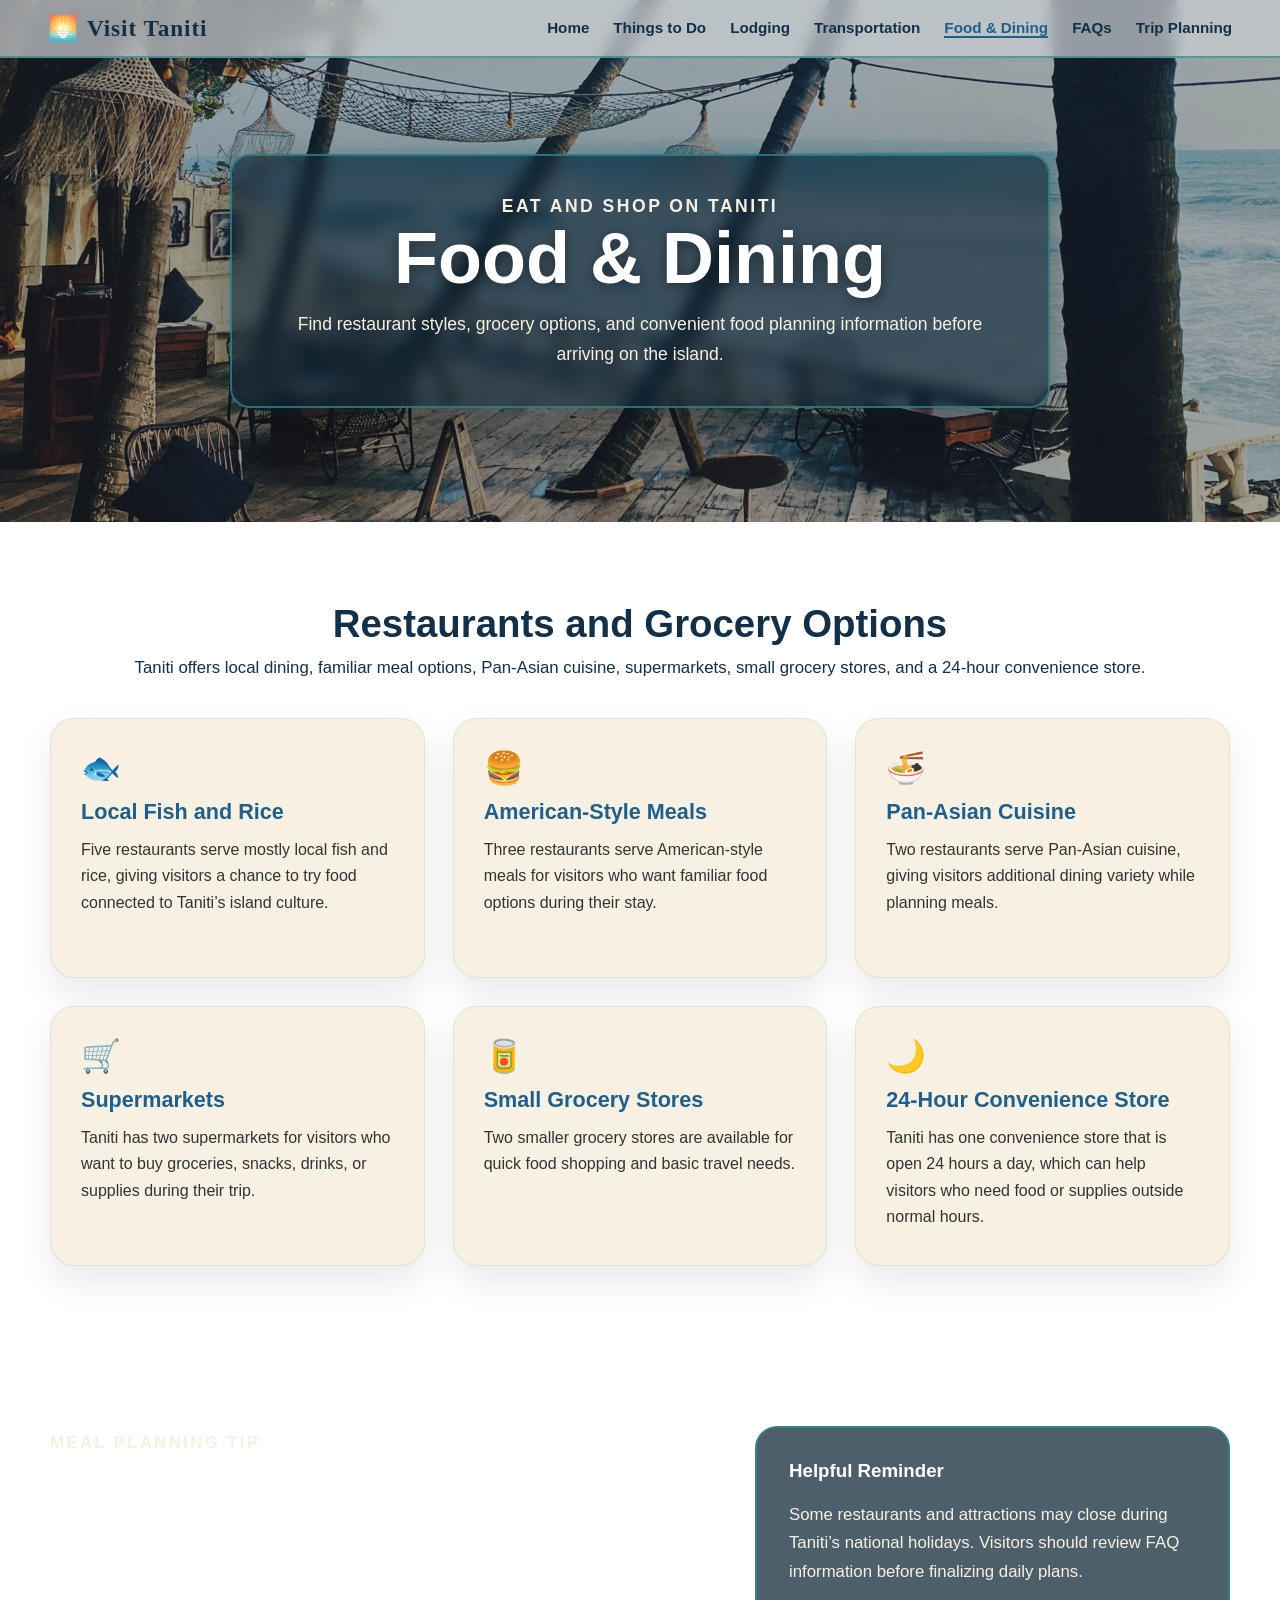
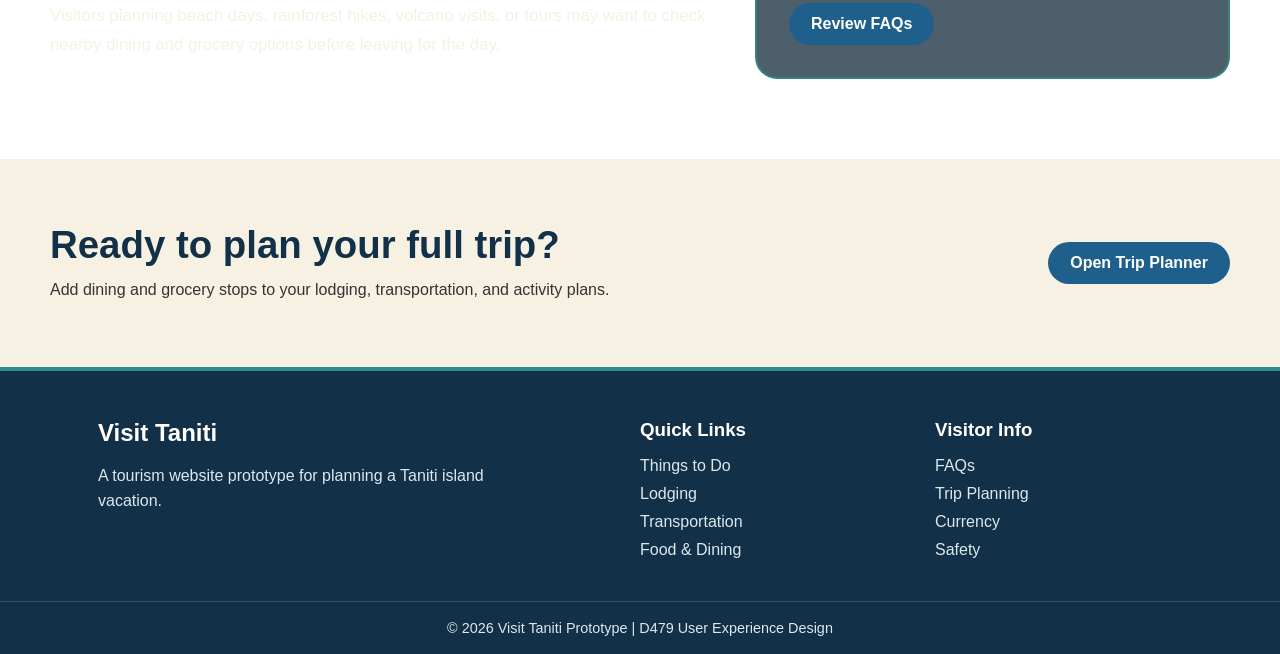
<file: dining.html>
<!DOCTYPE html>
<html lang="en">
<head>
  <meta charset="UTF-8" />
  <meta name="viewport" content="width=device-width, initial-scale=1.0" />
  <title>Visit Taniti | Food & Dining</title>
  <link rel="icon" type="image/svg+xml" href="images/favicon.png?v=2">
  <link rel="stylesheet" href="styles.css" />
</head>

<body>
  <header class="site-header">
    <nav class="navbar" aria-label="Main navigation">
      <a class="logo" href="index.html">Visit Taniti</a>

      <ul class="nav-links">
        <li><a href="index.html">Home</a></li>
        <li><a href="things-to-do.html">Things to Do</a></li>
        <li><a href="lodging.html">Lodging</a></li>
        <li><a href="transportation.html">Transportation</a></li>
        <li><a class="active" href="dining.html">Food & Dining</a></li>
        <li><a href="faqs.html">FAQs</a></li>
        <li><a href="plan-trip.html">Trip Planning</a></li>
      </ul>
    </nav>
  </header>

  <main>
    <section class="page-hero dining-hero">
      <div class="page-hero-content">
        <p class="eyebrow">Eat and Shop on Taniti</p>
        <h1>Food & Dining</h1>
        <p>
          Find restaurant styles, grocery options, and convenient food planning
          information before arriving on the island.
        </p>
      </div>
    </section>

    <section class="content-section">
      <div class="section-heading">
        <h2>Restaurants and Grocery Options</h2>
        <p>
          Taniti offers local dining, familiar meal options, Pan-Asian cuisine,
          supermarkets, small grocery stores, and a 24-hour convenience store.
        </p>
      </div>

      <div class="dining-grid">
        <article class="detail-card">
          <span class="detail-icon">🐟</span>
          <h3>Local Fish and Rice</h3>
          <p>
            Five restaurants serve mostly local fish and rice, giving visitors
            a chance to try food connected to Taniti’s island culture.
          </p>
        </article>

        <article class="detail-card">
          <span class="detail-icon">🍔</span>
          <h3>American-Style Meals</h3>
          <p>
            Three restaurants serve American-style meals for visitors who want
            familiar food options during their stay.
          </p>
        </article>

        <article class="detail-card">
          <span class="detail-icon">🍜</span>
          <h3>Pan-Asian Cuisine</h3>
          <p>
            Two restaurants serve Pan-Asian cuisine, giving visitors additional
            dining variety while planning meals.
          </p>
        </article>

        <article class="detail-card">
          <span class="detail-icon">🛒</span>
          <h3>Supermarkets</h3>
          <p>
            Taniti has two supermarkets for visitors who want to buy groceries,
            snacks, drinks, or supplies during their trip.
          </p>
        </article>

        <article class="detail-card">
          <span class="detail-icon">🥫</span>
          <h3>Small Grocery Stores</h3>
          <p>
            Two smaller grocery stores are available for quick food shopping
            and basic travel needs.
          </p>
        </article>

        <article class="detail-card">
          <span class="detail-icon">🌙</span>
          <h3>24-Hour Convenience Store</h3>
          <p>
            Taniti has one convenience store that is open 24 hours a day, which
            can help visitors who need food or supplies outside normal hours.
          </p>
        </article>
      </div>
    </section>

    <section class="split-info-section dining-feature">
      <div class="split-info-content">
        <div>
          <p class="eyebrow">Meal Planning Tip</p>
          <h2>Plan meals around your activities</h2>
          <p>
            Visitors planning beach days, rainforest hikes, volcano visits, or
            tours may want to check nearby dining and grocery options before
            leaving for the day.
          </p>
        </div>

        <div class="trip-tip-box">
          <h3>Helpful Reminder</h3>
          <p>
            Some restaurants and attractions may close during Taniti’s national
            holidays. Visitors should review FAQ information before finalizing
            daily plans.
          </p>
          <a class="btn primary" href="faqs.html">Review FAQs</a>
        </div>
      </div>
    </section>

    <section class="planning-cta">
      <div class="wide-container cta-content">
        <div>
          <h2>Ready to plan your full trip?</h2>
          <p>
            Add dining and grocery stops to your lodging, transportation, and
            activity plans.
          </p>
        </div>

        <a class="btn primary" href="plan-trip.html">Open Trip Planner</a>
      </div>
    </section>
  </main>

  <footer class="site-footer">
    <div class="footer-grid">
      <div class="footer-brand">
        <h2>Visit Taniti</h2>
        <p>
          A tourism website prototype for planning a Taniti island vacation.
        </p>
      </div>

      <div class="footer-column">
        <h3>Quick Links</h3>
        <a href="things-to-do.html">Things to Do</a>
        <a href="lodging.html">Lodging</a>
        <a href="transportation.html">Transportation</a>
        <a href="dining.html">Food & Dining</a>
      </div>

      <div class="footer-column">
        <h3>Visitor Info</h3>
        <a href="faqs.html">FAQs</a>
        <a href="plan-trip.html">Trip Planning</a>
        <a href="faqs.html#currency">Currency</a>
        <a href="faqs.html#safety">Safety</a>
      </div>
    </div>

    <div class="footer-bottom">
      <p>© 2026 Visit Taniti Prototype | D479 User Experience Design</p>
    </div>
  </footer>
</body>
</html>
</file>
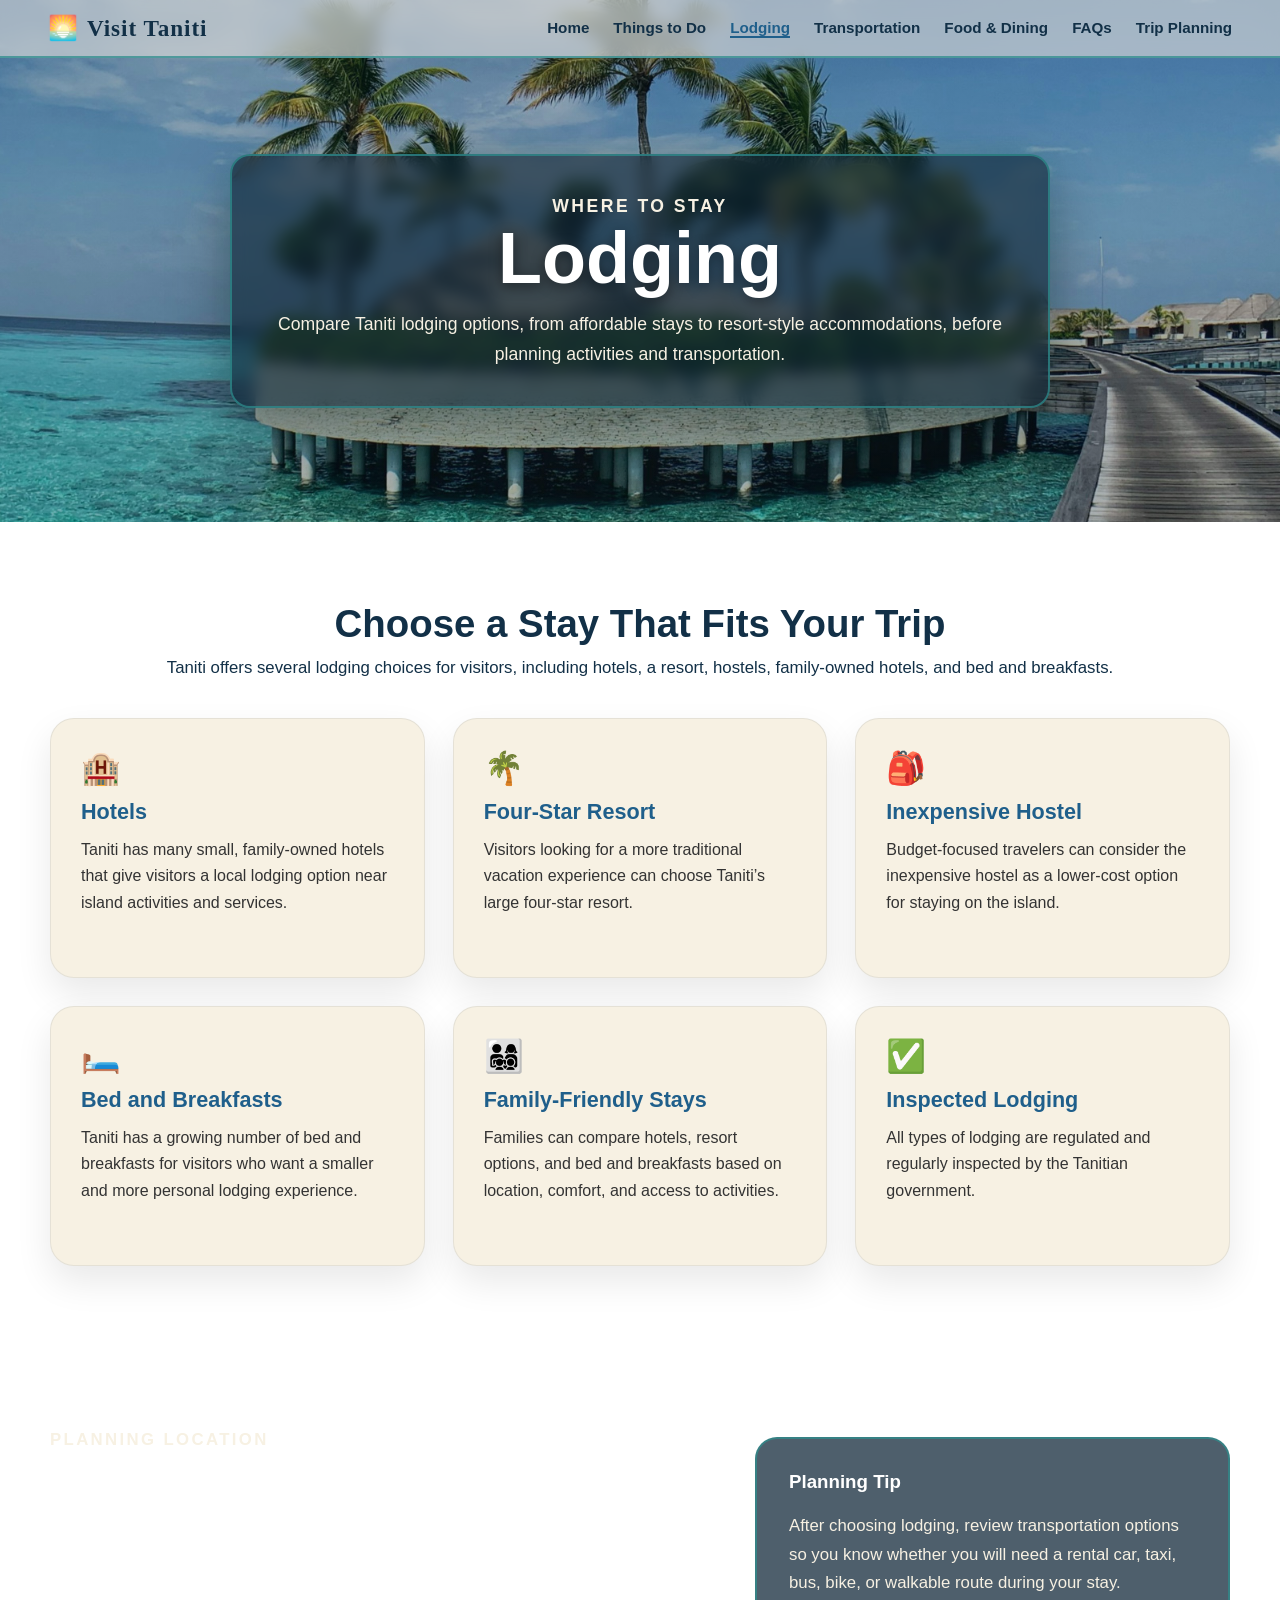
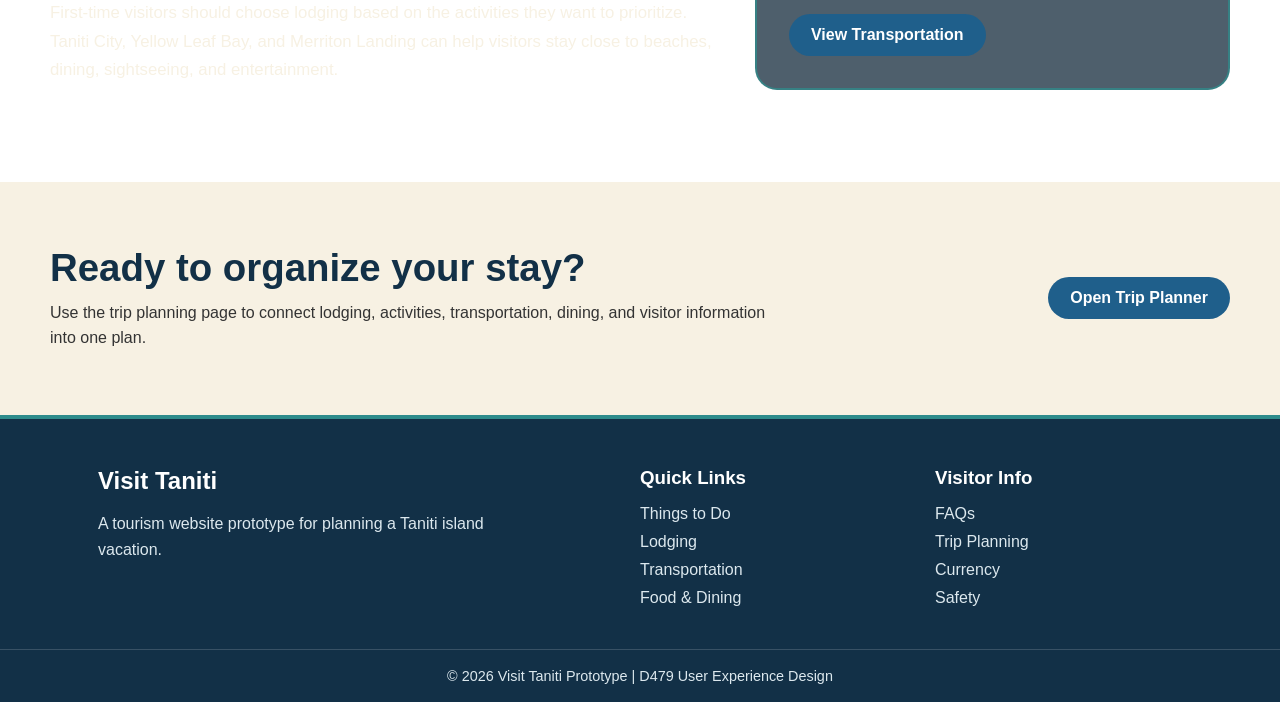
<file: lodging.html>
<!DOCTYPE html>
<html lang="en">
<head>
  <meta charset="UTF-8" />
  <meta name="viewport" content="width=device-width, initial-scale=1.0" />
  <title>Visit Taniti | Lodging</title>
  <link rel="icon" type="image/svg+xml" href="images/favicon.png?v=2">
  <link rel="stylesheet" href="styles.css" />
</head>

<body>
  <header class="site-header">
    <nav class="navbar" aria-label="Main navigation">
      <a class="logo" href="index.html">Visit Taniti</a>

      <ul class="nav-links">
        <li><a href="index.html">Home</a></li>
        <li><a href="things-to-do.html">Things to Do</a></li>
        <li><a class="active" href="lodging.html">Lodging</a></li>
        <li><a href="transportation.html">Transportation</a></li>
        <li><a href="dining.html">Food & Dining</a></li>
        <li><a href="faqs.html">FAQs</a></li>
        <li><a href="plan-trip.html">Trip Planning</a></li>
      </ul>
    </nav>
  </header>

  <main>
    <section class="page-hero lodging-hero">
      <div class="page-hero-content">
        <p class="eyebrow">Where to Stay</p>
        <h1>Lodging</h1>
        <p>
          Compare Taniti lodging options, from affordable stays to resort-style
          accommodations, before planning activities and transportation.
        </p>
      </div>
    </section>

    <section class="content-section">
      <div class="section-heading">
        <h2>Choose a Stay That Fits Your Trip</h2>
        <p>
          Taniti offers several lodging choices for visitors, including hotels,
          a resort, hostels, family-owned hotels, and bed and breakfasts.
        </p>
      </div>

      <div class="lodging-grid">
        <article class="detail-card">
          <span class="detail-icon">🏨</span>
          <h3>Hotels</h3>
          <p>
            Taniti has many small, family-owned hotels that give visitors a
            local lodging option near island activities and services.
          </p>
        </article>

        <article class="detail-card">
          <span class="detail-icon">🌴</span>
          <h3>Four-Star Resort</h3>
          <p>
            Visitors looking for a more traditional vacation experience can
            choose Taniti’s large four-star resort.
          </p>
        </article>

        <article class="detail-card">
          <span class="detail-icon">🎒</span>
          <h3>Inexpensive Hostel</h3>
          <p>
            Budget-focused travelers can consider the inexpensive hostel as a
            lower-cost option for staying on the island.
          </p>
        </article>

        <article class="detail-card">
          <span class="detail-icon">🛏️</span>
          <h3>Bed and Breakfasts</h3>
          <p>
            Taniti has a growing number of bed and breakfasts for visitors who
            want a smaller and more personal lodging experience.
          </p>
        </article>

        <article class="detail-card">
          <span class="detail-icon">👨‍👩‍👧‍👦</span>
          <h3>Family-Friendly Stays</h3>
          <p>
            Families can compare hotels, resort options, and bed and breakfasts
            based on location, comfort, and access to activities.
          </p>
        </article>

        <article class="detail-card">
          <span class="detail-icon">✅</span>
          <h3>Inspected Lodging</h3>
          <p>
            All types of lodging are regulated and regularly inspected by the
            Tanitian government.
          </p>
        </article>
      </div>
    </section>

    <section class="split-info-section lodging-feature">
      <div class="split-info-content">
        <div>
          <p class="eyebrow">Planning Location</p>
          <h2>Stay Near What You Want to Do</h2>
          <p>
            First-time visitors should choose lodging based on the activities
            they want to prioritize. Taniti City, Yellow Leaf Bay, and Merriton
            Landing can help visitors stay close to beaches, dining, sightseeing,
            and entertainment.
          </p>
        </div>

        <div class="trip-tip-box">
          <h3>Planning Tip</h3>
          <p>
            After choosing lodging, review transportation options so you know
            whether you will need a rental car, taxi, bus, bike, or walkable
            route during your stay.
          </p>
          <a class="btn primary" href="transportation.html">View Transportation</a>
        </div>
      </div>
    </section>

    <section class="planning-cta">
      <div class="wide-container cta-content">
        <div>
          <h2>Ready to organize your stay?</h2>
          <p>
            Use the trip planning page to connect lodging, activities,
            transportation, dining, and visitor information into one plan.
          </p>
        </div>

        <a class="btn primary" href="plan-trip.html">Open Trip Planner</a>
      </div>
    </section>
  </main>

  <footer class="site-footer">
    <div class="footer-grid">
      <div class="footer-brand">
        <h2>Visit Taniti</h2>
        <p>
          A tourism website prototype for planning a Taniti island vacation.
        </p>
      </div>

      <div class="footer-column">
        <h3>Quick Links</h3>
        <a href="things-to-do.html">Things to Do</a>
        <a href="lodging.html">Lodging</a>
        <a href="transportation.html">Transportation</a>
        <a href="dining.html">Food & Dining</a>
      </div>

      <div class="footer-column">
        <h3>Visitor Info</h3>
        <a href="faqs.html">FAQs</a>
        <a href="plan-trip.html">Trip Planning</a>
        <a href="faqs.html#currency">Currency</a>
        <a href="faqs.html#safety">Safety</a>
      </div>
    </div>

    <div class="footer-bottom">
      <p>© 2026 Visit Taniti Prototype | D479 User Experience Design</p>
    </div>
  </footer>
</body>
</html>
</file>
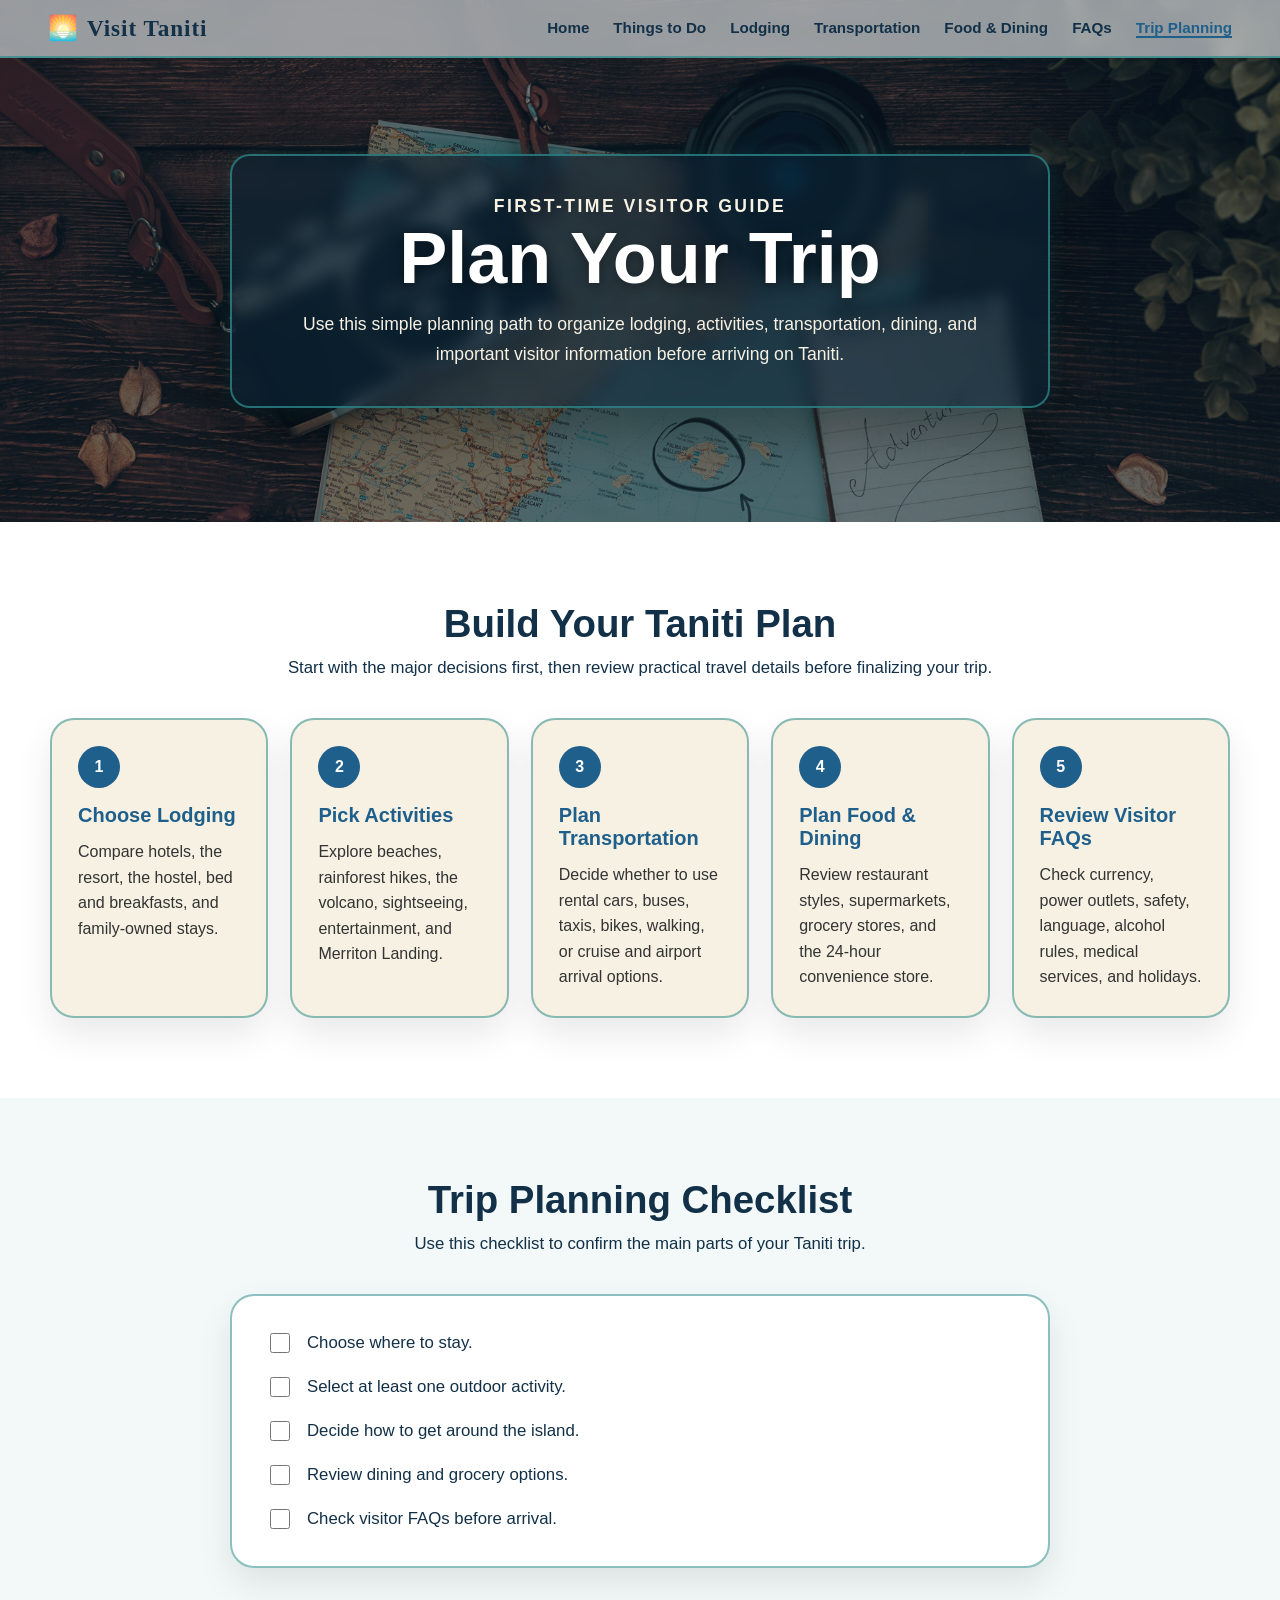
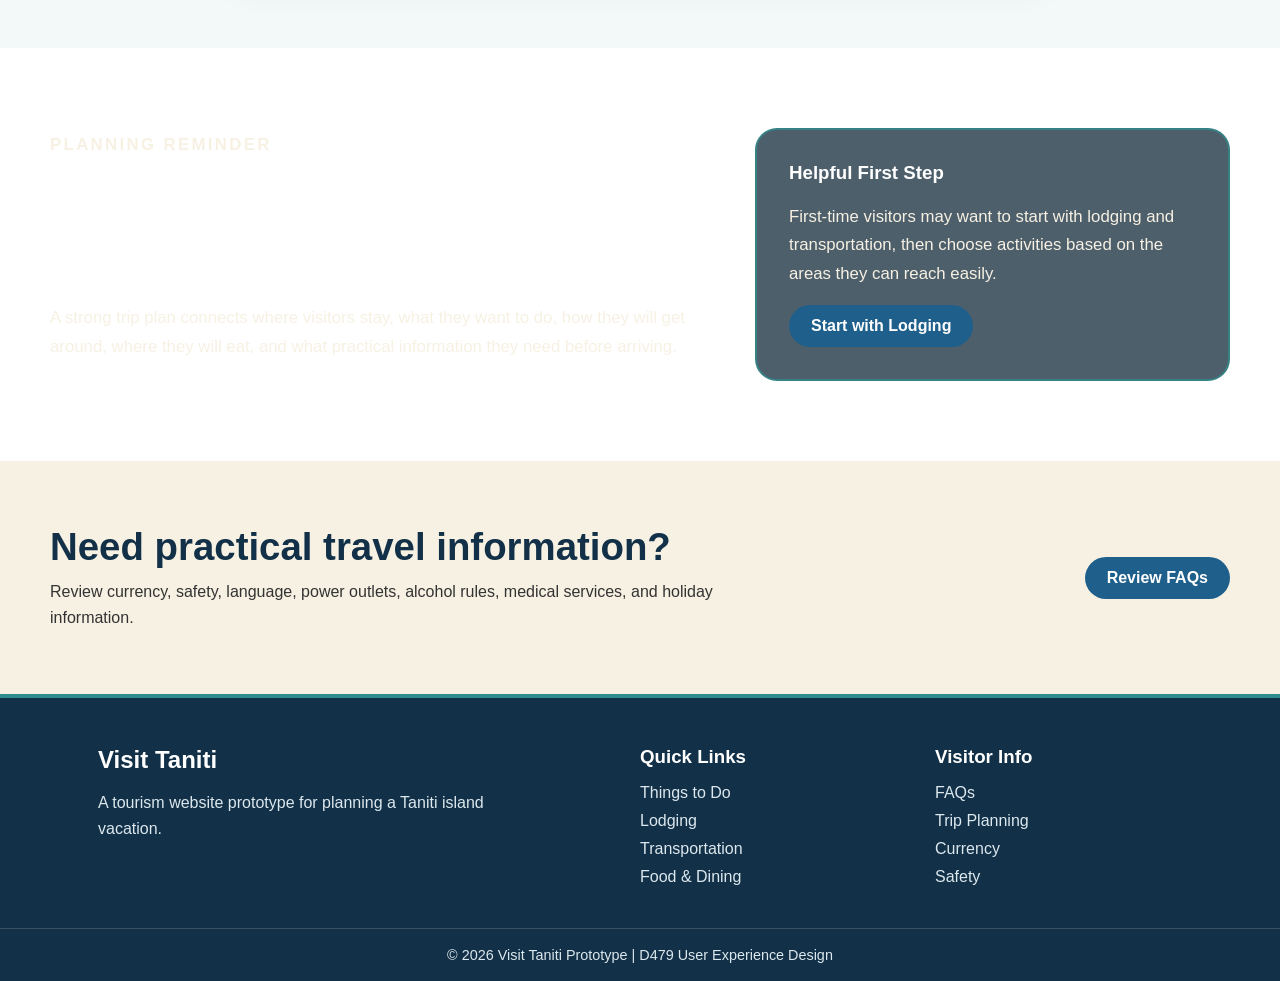
<file: plan-trip.html>
<!DOCTYPE html>
<html lang="en">
<head>
  <meta charset="UTF-8" />
  <meta name="viewport" content="width=device-width, initial-scale=1.0" />
  <title>Visit Taniti | Trip Planning</title>
  <link rel="icon" type="image/svg+xml" href="images/favicon.png?v=2">
  <link rel="stylesheet" href="styles.css" />
</head>

<body>
  <header class="site-header">
    <nav class="navbar" aria-label="Main navigation">
      <a class="logo" href="index.html">Visit Taniti</a>

      <ul class="nav-links">
        <li><a href="index.html">Home</a></li>
        <li><a href="things-to-do.html">Things to Do</a></li>
        <li><a href="lodging.html">Lodging</a></li>
        <li><a href="transportation.html">Transportation</a></li>
        <li><a href="dining.html">Food & Dining</a></li>
        <li><a href="faqs.html">FAQs</a></li>
        <li><a class="active" href="plan-trip.html">Trip Planning</a></li>
      </ul>
    </nav>
  </header>

  <main>
    <section class="page-hero plan-hero">
      <div class="page-hero-content">
        <p class="eyebrow">First-Time Visitor Guide</p>
        <h1>Plan Your Trip</h1>
        <p>
          Use this simple planning path to organize lodging, activities,
          transportation, dining, and important visitor information before
          arriving on Taniti.
        </p>
      </div>
    </section>

    <section class="content-section">
      <div class="section-heading">
        <h2>Build Your Taniti Plan</h2>
        <p>
          Start with the major decisions first, then review practical travel
          details before finalizing your trip.
        </p>
      </div>

      <div class="planning-steps-grid">
        <a class="planning-step-card" href="lodging.html">
          <span class="step-number">1</span>
          <h3>Choose Lodging</h3>
          <p>
            Compare hotels, the resort, the hostel, bed and breakfasts, and
            family-owned stays.
          </p>
        </a>

        <a class="planning-step-card" href="things-to-do.html">
          <span class="step-number">2</span>
          <h3>Pick Activities</h3>
          <p>
            Explore beaches, rainforest hikes, the volcano, sightseeing,
            entertainment, and Merriton Landing.
          </p>
        </a>

        <a class="planning-step-card" href="transportation.html">
          <span class="step-number">3</span>
          <h3>Plan Transportation</h3>
          <p>
            Decide whether to use rental cars, buses, taxis, bikes, walking,
            or cruise and airport arrival options.
          </p>
        </a>

        <a class="planning-step-card" href="dining.html">
          <span class="step-number">4</span>
          <h3>Plan Food & Dining</h3>
          <p>
            Review restaurant styles, supermarkets, grocery stores, and the
            24-hour convenience store.
          </p>
        </a>

        <a class="planning-step-card" href="faqs.html">
          <span class="step-number">5</span>
          <h3>Review Visitor FAQs</h3>
          <p>
            Check currency, power outlets, safety, language, alcohol rules,
            medical services, and holidays.
          </p>
        </a>
      </div>
    </section>

    <section class="checklist-section">
      <div class="wide-container">
        <div class="section-heading">
          <h2>Trip Planning Checklist</h2>
          <p>
            Use this checklist to confirm the main parts of your Taniti trip.
          </p>
        </div>

        <div class="checklist-card">
          <label>
            <input type="checkbox">
            Choose where to stay.
          </label>

          <label>
            <input type="checkbox">
            Select at least one outdoor activity.
          </label>

          <label>
            <input type="checkbox">
            Decide how to get around the island.
          </label>

          <label>
            <input type="checkbox">
            Review dining and grocery options.
          </label>

          <label>
            <input type="checkbox">
            Check visitor FAQs before arrival.
          </label>
        </div>
      </div>
    </section>

    <section class="split-info-section plan-feature">
      <div class="split-info-content">
        <div>
          <p class="eyebrow">Planning Reminder</p>
          <h2>Connect your plans before arrival</h2>
          <p>
            A strong trip plan connects where visitors stay, what they want to
            do, how they will get around, where they will eat, and what practical
            information they need before arriving.
          </p>
        </div>

        <div class="trip-tip-box">
          <h3>Helpful First Step</h3>
          <p>
            First-time visitors may want to start with lodging and transportation,
            then choose activities based on the areas they can reach easily.
          </p>
          <a class="btn primary" href="lodging.html">Start with Lodging</a>
        </div>
      </div>
    </section>

    <section class="planning-cta">
      <div class="wide-container cta-content">
        <div>
          <h2>Need practical travel information?</h2>
          <p>
            Review currency, safety, language, power outlets, alcohol rules,
            medical services, and holiday information.
          </p>
        </div>

        <a class="btn primary" href="faqs.html">Review FAQs</a>
      </div>
    </section>
  </main>

  <footer class="site-footer">
    <div class="footer-grid">
      <div class="footer-brand">
        <h2>Visit Taniti</h2>
        <p>
          A tourism website prototype for planning a Taniti island vacation.
        </p>
      </div>

      <div class="footer-column">
        <h3>Quick Links</h3>
        <a href="things-to-do.html">Things to Do</a>
        <a href="lodging.html">Lodging</a>
        <a href="transportation.html">Transportation</a>
        <a href="dining.html">Food & Dining</a>
      </div>

      <div class="footer-column">
        <h3>Visitor Info</h3>
        <a href="faqs.html">FAQs</a>
        <a href="plan-trip.html">Trip Planning</a>
        <a href="faqs.html#currency">Currency</a>
        <a href="faqs.html#safety">Safety</a>
      </div>
    </div>

    <div class="footer-bottom">
      <p>© 2026 Visit Taniti Prototype | D479 User Experience Design</p>
    </div>
  </footer>
</body>
</html>
</file>
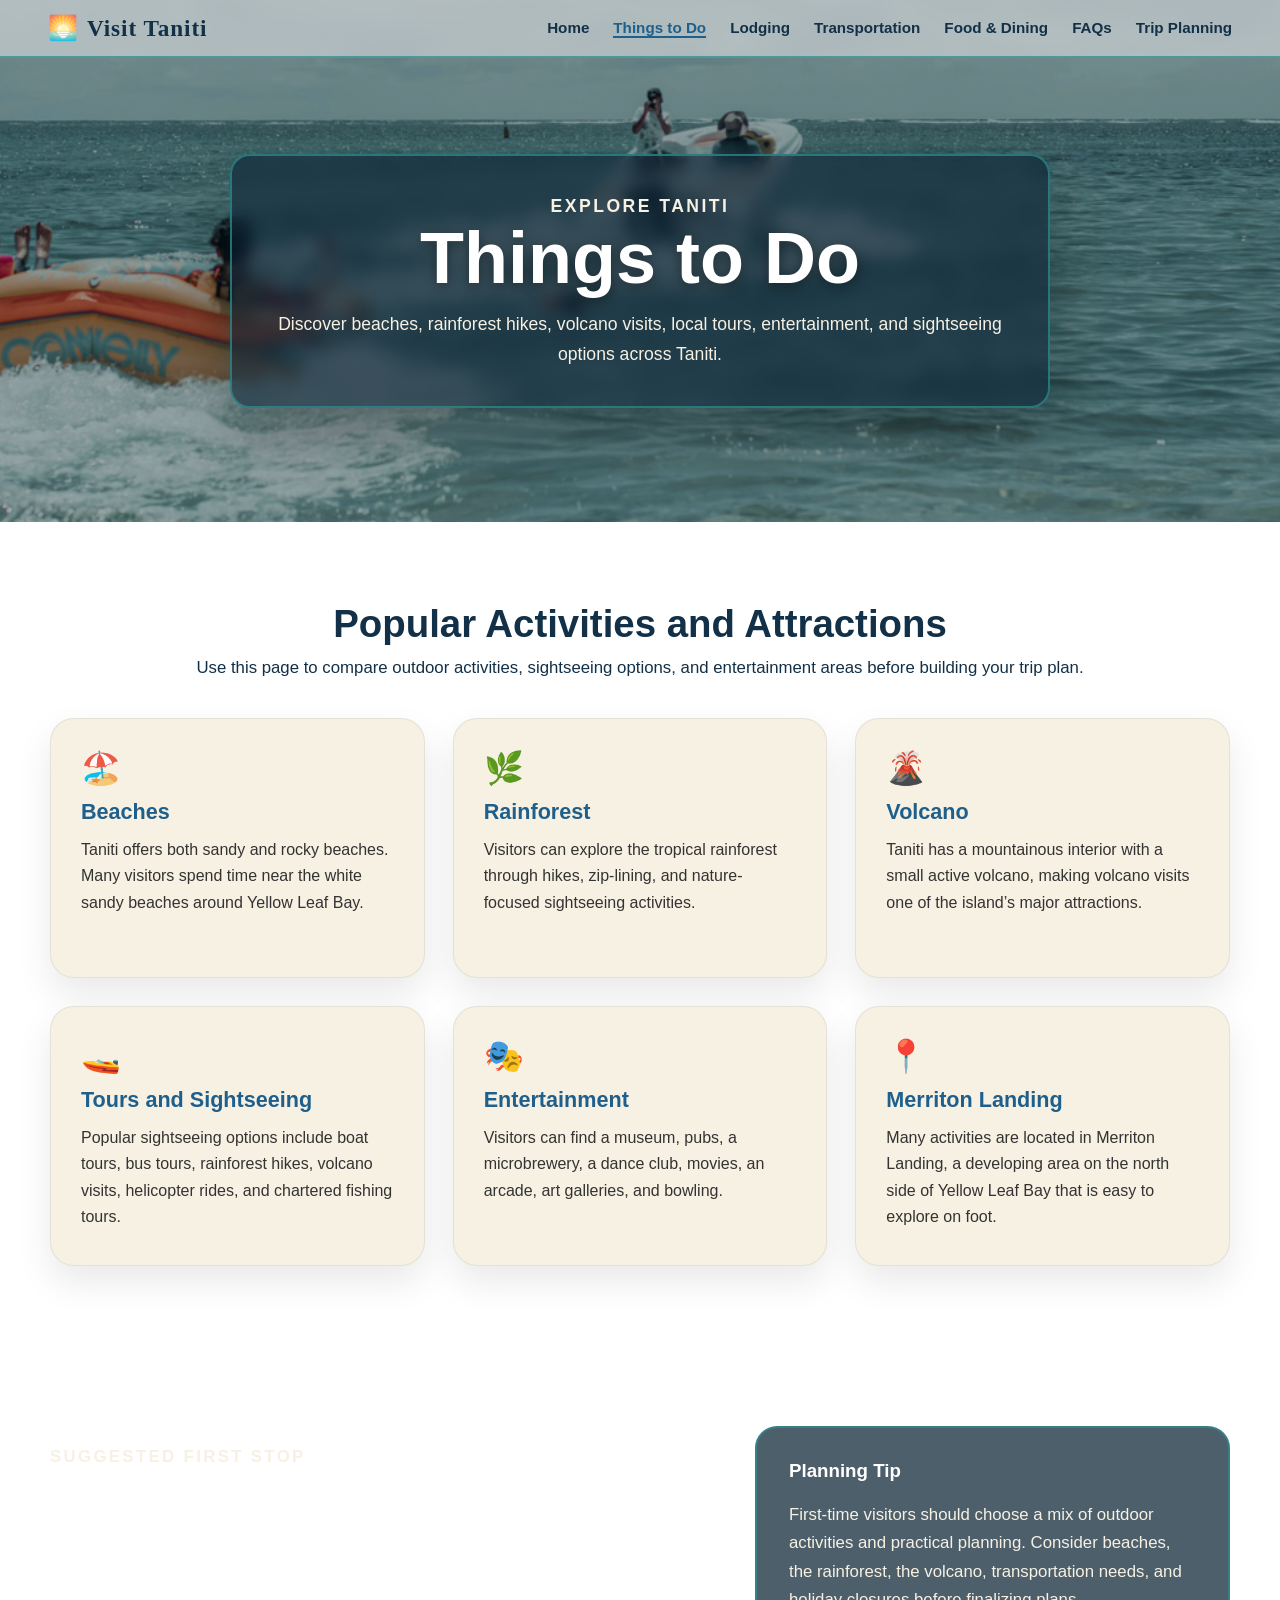
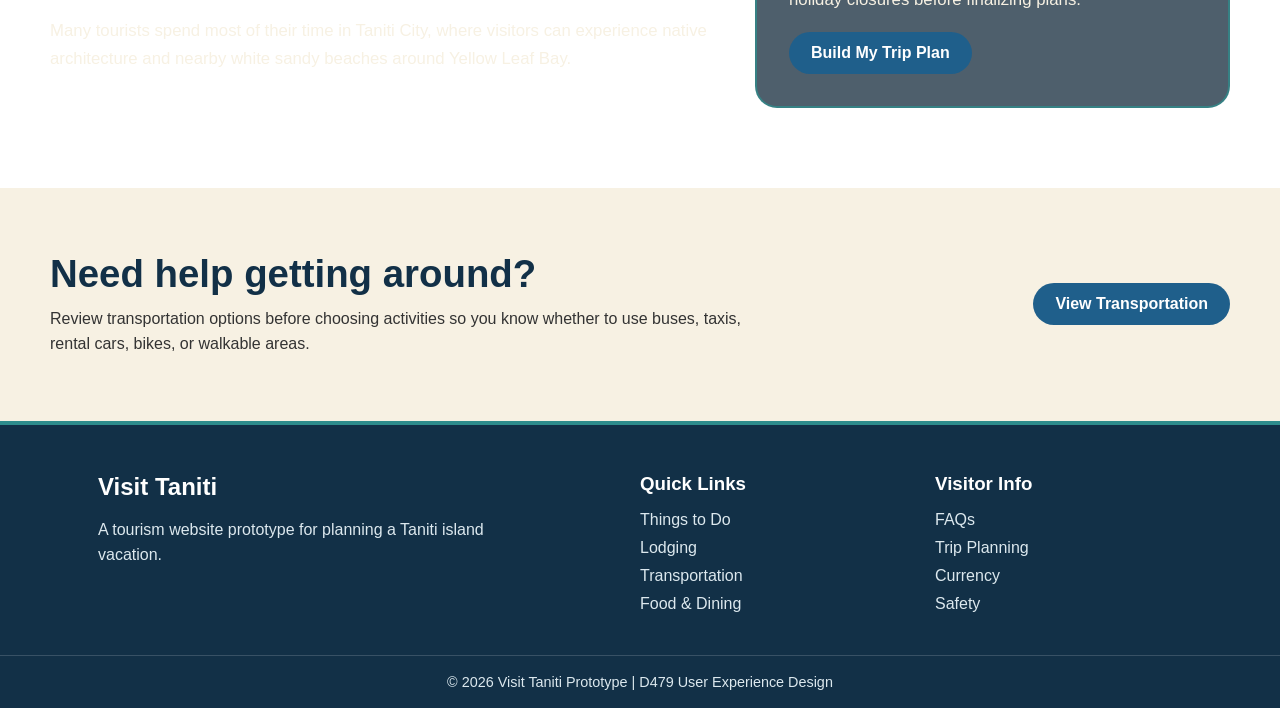
<file: things-to-do.html>
<!DOCTYPE html>
<html lang="en">
<head>
  <meta charset="UTF-8" />
  <meta name="viewport" content="width=device-width, initial-scale=1.0" />
  <title>Visit Taniti | Things to Do</title>
  <link rel="icon" type="image/svg+xml" href="images/favicon.png?v=2">
  <link rel="stylesheet" href="styles.css" />
</head>

<body>
  <header class="site-header">
    <nav class="navbar" aria-label="Main navigation">
      <a class="logo" href="index.html">Visit Taniti</a>

      <ul class="nav-links">
        <li><a href="index.html">Home</a></li>
        <li><a class="active" href="things-to-do.html">Things to Do</a></li>
        <li><a href="lodging.html">Lodging</a></li>
        <li><a href="transportation.html">Transportation</a></li>
        <li><a href="dining.html">Food & Dining</a></li>
        <li><a href="faqs.html">FAQs</a></li>
        <li><a href="plan-trip.html">Trip Planning</a></li>
      </ul>
    </nav>
  </header>

  <main>
    <section class="page-hero things-hero">
      <div class="page-hero-content">
        <p class="eyebrow">Explore Taniti</p>
        <h1>Things to Do</h1>
        <p>
          Discover beaches, rainforest hikes, volcano visits, local tours,
          entertainment, and sightseeing options across Taniti.
        </p>
      </div>
    </section>

    <section class="content-section">
      <div class="section-heading">
        <h2>Popular Activities and Attractions</h2>
        <p>
          Use this page to compare outdoor activities, sightseeing options,
          and entertainment areas before building your trip plan.
        </p>
      </div>

      <div class="activity-grid">
        <article class="detail-card">
          <span class="detail-icon">🏖️</span>
          <h3>Beaches</h3>
          <p>
            Taniti offers both sandy and rocky beaches. Many visitors spend time
            near the white sandy beaches around Yellow Leaf Bay.
          </p>
        </article>

        <article class="detail-card">
          <span class="detail-icon">🌿</span>
          <h3>Rainforest</h3>
          <p>
            Visitors can explore the tropical rainforest through hikes,
            zip-lining, and nature-focused sightseeing activities.
          </p>
        </article>

        <article class="detail-card">
          <span class="detail-icon">🌋</span>
          <h3>Volcano</h3>
          <p>
            Taniti has a mountainous interior with a small active volcano,
            making volcano visits one of the island’s major attractions.
          </p>
        </article>

        <article class="detail-card">
          <span class="detail-icon">🚤</span>
          <h3>Tours and Sightseeing</h3>
          <p>
            Popular sightseeing options include boat tours, bus tours,
            rainforest hikes, volcano visits, helicopter rides, and chartered
            fishing tours.
          </p>
        </article>

        <article class="detail-card">
          <span class="detail-icon">🎭</span>
          <h3>Entertainment</h3>
          <p>
            Visitors can find a museum, pubs, a microbrewery, a dance club,
            movies, an arcade, art galleries, and bowling.
          </p>
        </article>

        <article class="detail-card">
          <span class="detail-icon">📍</span>
          <h3>Merriton Landing</h3>
          <p>
            Many activities are located in Merriton Landing, a developing area
            on the north side of Yellow Leaf Bay that is easy to explore on foot.
          </p>
        </article>
      </div>
    </section>

    <section class="split-info-section things-feature">
      <div class="split-info-content">
        <div>
          <p class="eyebrow">Suggested First Stop</p>
          <h2>Start with Taniti City and Yellow Leaf Bay</h2>
          <p>
            Many tourists spend most of their time in Taniti City, where visitors
            can experience native architecture and nearby white sandy beaches
            around Yellow Leaf Bay.
          </p>
        </div>

        <div class="trip-tip-box">
          <h3>Planning Tip</h3>
          <p>
            First-time visitors should choose a mix of outdoor activities and
            practical planning. Consider beaches, the rainforest, the volcano,
            transportation needs, and holiday closures before finalizing plans.
          </p>
          <a class="btn primary" href="plan-trip.html">Build My Trip Plan</a>
        </div>
      </div>
    </section>

    <section class="planning-cta">
      <div class="wide-container cta-content">
        <div>
          <h2>Need help getting around?</h2>
          <p>
            Review transportation options before choosing activities so you know
            whether to use buses, taxis, rental cars, bikes, or walkable areas.
          </p>
        </div>

        <a class="btn primary" href="transportation.html">View Transportation</a>
      </div>
    </section>
  </main>

  <footer class="site-footer">
    <div class="footer-grid">
      <div class="footer-brand">
        <h2>Visit Taniti</h2>
        <p>
          A tourism website prototype for planning a Taniti island vacation.
        </p>
      </div>

      <div class="footer-column">
        <h3>Quick Links</h3>
        <a href="things-to-do.html">Things to Do</a>
        <a href="lodging.html">Lodging</a>
        <a href="transportation.html">Transportation</a>
        <a href="dining.html">Food & Dining</a>
      </div>

      <div class="footer-column">
        <h3>Visitor Info</h3>
        <a href="faqs.html">FAQs</a>
        <a href="plan-trip.html">Trip Planning</a>
        <a href="faqs.html#currency">Currency</a>
        <a href="faqs.html#safety">Safety</a>
      </div>
    </div>

    <div class="footer-bottom">
      <p>© 2026 Visit Taniti Prototype | D479 User Experience Design</p>
    </div>
  </footer>
</body>
</html>
</file>
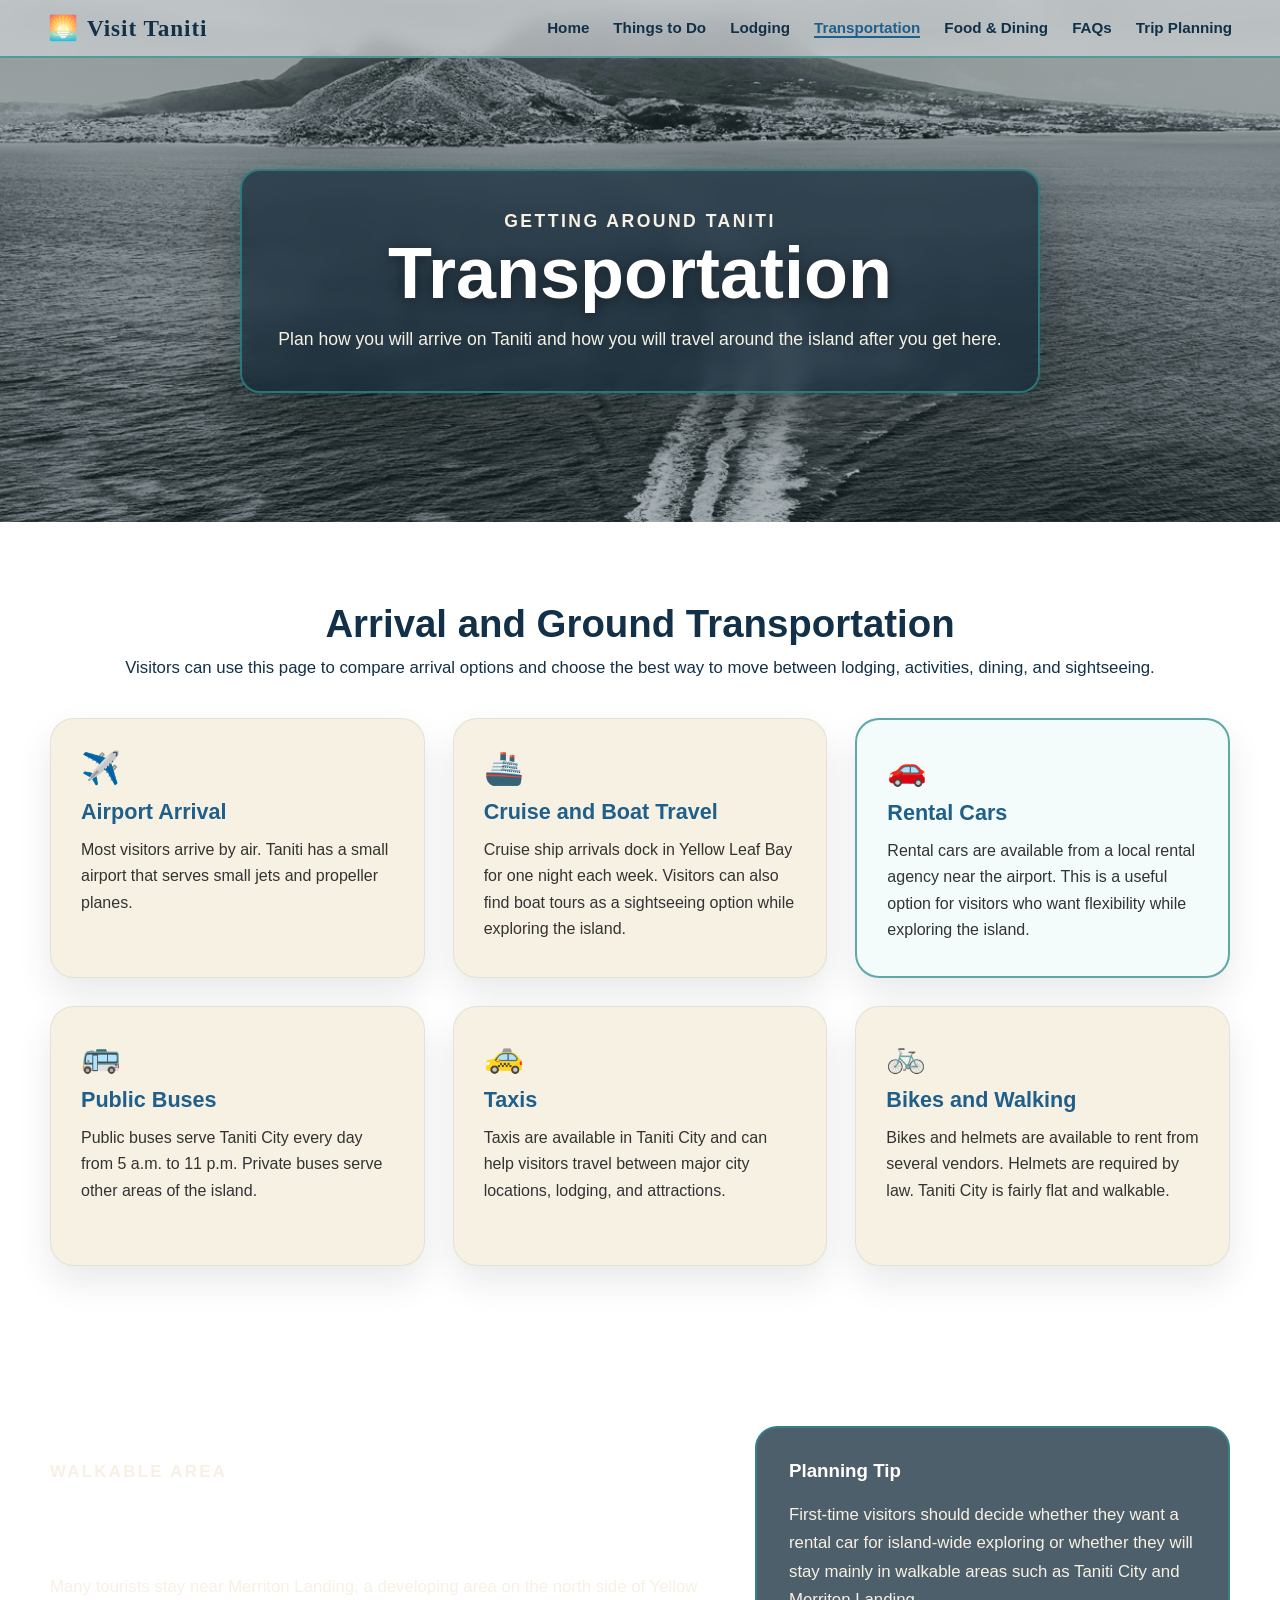
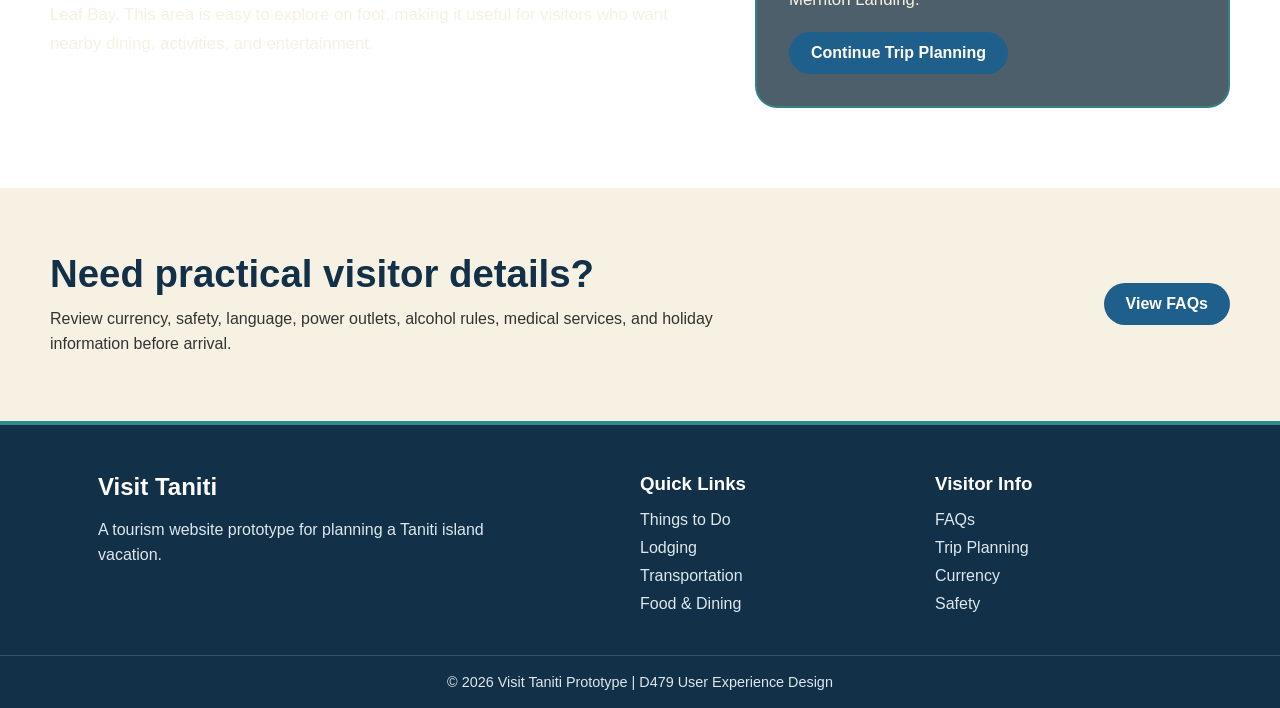
<file: transportation.html>
<!DOCTYPE html>
<html lang="en">
<head>
  <meta charset="UTF-8" />
  <meta name="viewport" content="width=device-width, initial-scale=1.0" />
  <title>Visit Taniti | Transportation</title>
  <link rel="icon" type="image/svg+xml" href="images/favicon.png?v=2">
  <link rel="stylesheet" href="styles.css" />
</head>

<body>
  <header class="site-header">
    <nav class="navbar" aria-label="Main navigation">
      <a class="logo" href="index.html">Visit Taniti</a>

      <ul class="nav-links">
        <li><a href="index.html">Home</a></li>
        <li><a href="things-to-do.html">Things to Do</a></li>
        <li><a href="lodging.html">Lodging</a></li>
        <li><a class="active" href="transportation.html">Transportation</a></li>
        <li><a href="dining.html">Food & Dining</a></li>
        <li><a href="faqs.html">FAQs</a></li>
        <li><a href="plan-trip.html">Trip Planning</a></li>
      </ul>
    </nav>
  </header>

  <main>
    <section class="page-hero transportation-hero">
      <div class="page-hero-content">
        <p class="eyebrow">Getting Around Taniti</p>
        <h1>Transportation</h1>
        <p>
          Plan how you will arrive on Taniti and how you will travel around
          the island after you get here.
        </p>
      </div>
    </section>

    <section class="content-section">
      <div class="section-heading">
        <h2>Arrival and Ground Transportation</h2>
        <p>
          Visitors can use this page to compare arrival options and choose the
          best way to move between lodging, activities, dining, and sightseeing.
        </p>
      </div>

      <div class="transport-grid">
        <article class="detail-card">
          <span class="detail-icon">✈️</span>
          <h3>Airport Arrival</h3>
          <p>
            Most visitors arrive by air. Taniti has a small airport that serves
            small jets and propeller planes.
          </p>
        </article>

        <article class="detail-card">
          <span class="detail-icon">🚢</span>
          <h3>Cruise and Boat Travel</h3>
          <p>
              Cruise ship arrivals dock in Yellow Leaf Bay for one
              night each week. Visitors can also find boat tours as a sightseeing option
              while exploring the island.
          </p>
        </article>

        <article class="detail-card highlight-card">
          <span class="detail-icon">🚗</span>
          <h3>Rental Cars</h3>
          <p>
            Rental cars are available from a local rental agency near the airport.
            This is a useful option for visitors who want flexibility while
            exploring the island.
          </p>
        </article>

        <article class="detail-card">
          <span class="detail-icon">🚌</span>
          <h3>Public Buses</h3>
          <p>
            Public buses serve Taniti City every day from 5 a.m. to 11 p.m.
            Private buses serve other areas of the island.
          </p>
        </article>

        <article class="detail-card">
          <span class="detail-icon">🚕</span>
          <h3>Taxis</h3>
          <p>
            Taxis are available in Taniti City and can help visitors travel
            between major city locations, lodging, and attractions.
          </p>
        </article>

        <article class="detail-card">
          <span class="detail-icon">🚲</span>
          <h3>Bikes and Walking</h3>
          <p>
            Bikes and helmets are available to rent from several vendors.
            Helmets are required by law. Taniti City is fairly flat and walkable.
          </p>
        </article>
      </div>
    </section>

    <section class="split-info-section">
      <div class="split-info-content">
        <div>
          <p class="eyebrow">Walkable Area</p>
          <h2>Merriton Landing</h2>
          <p>
            Many tourists stay near Merriton Landing, a developing area on the
            north side of Yellow Leaf Bay. This area is easy to explore on foot,
            making it useful for visitors who want nearby dining, activities,
            and entertainment.
          </p>
        </div>

        <div class="trip-tip-box">
          <h3>Planning Tip</h3>
          <p>
            First-time visitors should decide whether they want a rental car for
            island-wide exploring or whether they will stay mainly in walkable
            areas such as Taniti City and Merriton Landing.
          </p>
          <a class="btn primary" href="plan-trip.html">Continue Trip Planning</a>
        </div>
      </div>
    </section>

    <section class="planning-cta">
      <div class="wide-container cta-content">
        <div>
          <h2>Need practical visitor details?</h2>
          <p>
            Review currency, safety, language, power outlets, alcohol rules,
            medical services, and holiday information before arrival.
          </p>
        </div>

        <a class="btn primary" href="faqs.html">View FAQs</a>
      </div>
    </section>
  </main>

  <footer class="site-footer">
    <div class="footer-grid">
      <div class="footer-brand">
        <h2>Visit Taniti</h2>
        <p>
          A tourism website prototype for planning a Taniti island vacation.
        </p>
      </div>

      <div class="footer-column">
        <h3>Quick Links</h3>
        <a href="things-to-do.html">Things to Do</a>
        <a href="lodging.html">Lodging</a>
        <a href="transportation.html">Transportation</a>
        <a href="dining.html">Food & Dining</a>
      </div>

      <div class="footer-column">
        <h3>Visitor Info</h3>
        <a href="faqs.html">FAQs</a>
        <a href="plan-trip.html">Trip Planning</a>
        <a href="faqs.html#currency">Currency</a>
        <a href="faqs.html#safety">Safety</a>
      </div>
    </div>

    <div class="footer-bottom">
      <p>© 2026 Visit Taniti Prototype | D479 User Experience Design</p>
    </div>
  </footer>
</body>
</html>
</file>
<file: styles.css>
* {
  box-sizing: border-box;
}

html,
body {
  margin: 0;
  padding: 0;
  width: 100%;
  min-height: 100%;
  font-family: Arial, Helvetica, sans-serif;
  color: #123047;
}

body {
  overflow-x: hidden;
  background: #ffffff;
}

/* Transparent top header */
.site-header {
  position: fixed;
  top: 0;
  left: 0;
  width: 100%;
  z-index: 1000;
  background: rgba(206, 210, 213, 0.70);
  backdrop-filter: blur(8px);
  border-bottom: 2px solid rgba(46, 140, 140, 0.75);
}

.navbar {
  width: 100%;
  min-height: 56px;
  padding: 0 48px;
  display: flex;
  align-items: center;
  justify-content: space-between;
}

.logo {
  color: #123047;
  font-family: Georgia, "Times New Roman", serif;
  font-size: 1.45rem;
  font-weight: 800;
  text-decoration: none;
  white-space: nowrap;
  letter-spacing: 0.04em;
  display: inline-flex;
  align-items: center;
  gap: 8px;
  transition: color 0.2s ease, transform 0.2s ease;
}

.logo::before {
  content: "🌅";
  font-size: 1.5rem;
}

.logo:hover {
  color: #1f5f8b;
  transform: translateY(-1px);
}

.nav-links {
  list-style: none;
  display: flex;
  gap: 24px;
  margin: 0;
  padding: 0;
}

.nav-links a {
  color: #123047;
  text-decoration: none;
  font-size: 0.95rem;
  font-weight: 700;
}

.nav-links a:hover,
.nav-links a.active {
  color: #1f5f8b;
  border-bottom: 2px solid #1f5f8b;
}

/* Full-screen hero area */
.hero {
  min-height: 100vh;
  width: 100%;

  background:
    linear-gradient(rgba(8, 26, 40, 0.25), rgba(8, 26, 40, 0.25)),
    url("images/hero-image.jpg");

  background-size: cover;
  background-position: center center;
  background-repeat: no-repeat;
  background-attachment: fixed;

  display: flex;
  align-items: center;
  justify-content: center;
  padding: 96px 24px 48px;
}

.hero-center {
  max-width: 760px;
  text-align: center;
  padding: 42px;
  background: rgba(10, 34, 52, 0.45);
  border: 2px solid rgba(46, 140, 140, 0.75);
  border-radius: 18px;
  backdrop-filter: blur(8px);
  box-shadow:
    0 24px 60px rgba(0, 0, 0, 0.35),
    0 0 0 1px rgba(46, 140, 140, 0.15),
    0 0 22px rgba(46, 140, 140, 0.18);
}

.hero-center h1 {
  margin: 0 0 16px;
  font-size: clamp(2.4rem, 6vw, 5rem);
  line-height: 1;
  color: #ffffff;
  text-shadow: 0 3px 14px rgba(0, 0, 0, 0.45);
}

.hero-center p {
  font-size: 1.1rem;
  line-height: 1.6;
  color: #f7f1e3;
}

.eyebrow {
  margin: 0 0 10px;
  text-transform: uppercase;
  letter-spacing: 0.14em;
  font-size: 0.8rem;
  font-weight: 700;
  color: #8fd3ff;
}

.hero-buttons {
  display: flex;
  justify-content: center;
  gap: 16px;
  flex-wrap: wrap;
  margin-top: 24px;
}

.btn {
  display: inline-block;
  padding: 12px 22px;
  border-radius: 999px;
  text-decoration: none;
  font-weight: 700;
}

.btn.primary {
  background: #1f5f8b;
  color: #ffffff;
}

.btn.primary:hover {
  background: #2E8C8C;
}

.btn.secondary {
  background: rgba(255, 255, 255, 0.9);
  color: #123047;
  border: 1px solid rgba(255, 255, 255, 0.85);
}

.btn.secondary:hover {
  background: #2E8C8C;
}

/* Gray/parallax-style bar from your wireframe */
.parallax-bar {
  width: 100%;
  padding: 56px 24px;
  text-align: center;
  background: #123047;
  color: #ffffff;
}

.parallax-bar h2 {
  margin: 0 0 12px;
  font-size: clamp(1.6rem, 3vw, 2.4rem);
}

.parallax-bar p {
  max-width: 800px;
  margin: 0 auto;
  font-size: 1.05rem;
  line-height: 1.6;
}

/* Main card section */
.card-section {
  width: 100%;
  padding: 60px 48px;
  background: #ffffff;
}

.section-heading {
  text-align: center;
  margin-bottom: 40px;
}

.section-heading h2 {
  margin: 0 0 12px;
  font-size: clamp(1.8rem, 3vw, 2.6rem);
  color: #123047;
}

.section-heading p {
  margin: 0;
  color: #123047;
  font-size: 1.05rem;
}

.card-grid {
  width: min(1180px, 100%);
  margin: 0 auto;
  display: grid;
  grid-template-columns: repeat(3, 1fr);
  gap: 30px;
}

.image-card {
  min-height: 340px;
  border-radius: 24px;
  overflow: hidden;
  background: #f7f1e3;
  color: #ffffff;
  text-decoration: none;
  position: relative;
  box-shadow: 0 18px 40px rgba(0, 0, 0, 0.16);
  transition: transform 0.2s ease, box-shadow 0.2s ease;
}

.image-card:hover {
  transform: translateY(-6px);
  box-shadow: 0 24px 54px rgba(0, 0, 0, 0.22);
}

.image-card img {
  width: 100%;
  height: 100%;
  min-height: 340px;
  object-fit: cover;
  display: block;
  filter: saturate(0.95);
  transition: transform 0.25s ease;
}

.image-card:hover img {
  transform: scale(1.04);
}

.image-card::after {
  content: "";
  position: absolute;
  inset: 0;
  background: linear-gradient(
    to top,
    rgba(8, 26, 40, 0.88),
    rgba(8, 26, 40, 0.32),
    rgba(8, 26, 40, 0.08)
  );
}

.image-card-content {
  position: absolute;
  left: 0;
  right: 0;
  bottom: 0;
  z-index: 1;
  padding: 26px;
}

.image-card-content h3 {
  margin: 0 0 10px;
  font-size: 1.45rem;
  color: #ffffff;
}

.image-card-content p {
  margin: 0;
  line-height: 1.5;
  color: #f7f1e3;
}

/* Responsive cards */
@media (max-width: 1000px) {
  .card-grid {
    grid-template-columns: repeat(2, 1fr);
  }
}

@media (max-width: 650px) {
  .card-section {
    padding: 64px 22px;
  }

  .card-grid {
    grid-template-columns: 1fr;
  }
}

/* Info strip */
.info-strip {
  width: 100%;
  min-height: 340px;
  padding: 90px 24px;
  text-align: center;
  color: #ffffff;

  background:
    linear-gradient(rgba(8, 26, 40, 0.58), rgba(8, 26, 40, 0.58)),
    url("images/faq-bar.jpg");

  background-size: cover;
  background-position: center 45%;
  background-repeat: no-repeat;
  background-attachment: fixed;

  display: flex;
  flex-direction: column;
  align-items: center;
  justify-content: center;

  border-top: 4px solid #2e8c8c;
  
}

.info-strip h2 {
  margin: 0 0 16px;
  font-size: clamp(1.8rem, 3vw, 2.8rem);
  color: #ffffff;
  text-shadow: 0 3px 12px rgba(0, 0, 0, 0.45);
}

.info-strip p {
  max-width: 820px;
  margin: 0 auto 28px;
  line-height: 1.7;
  font-size: 1.08rem;
  color: #f7f1e3;
  text-shadow: 0 2px 10px rgba(0, 0, 0, 0.45);
}

/* Footer */
.site-footer {
  width: 100%;
  background: #123047;
  color: #f7f1e3;
  border-top: 4px solid #2e8c8c;
}

.footer-grid {
  width: min(1180px, 100%);
  margin: 0 auto;
  padding: 48px 48px 32px;
  display: grid;
  grid-template-columns: 2fr 1fr 1fr;
  gap: 48px;
}

.footer-brand h2,
.footer-column h3 {
  margin: 0 0 16px;
  color: #ffffff;
}

.footer-brand p {
  max-width: 420px;
  margin: 0;
  line-height: 1.6;
  color: #dce8ee;
}

.footer-column a {
  display: block;
  color: #dce8ee;
  text-decoration: none;
  margin-bottom: 10px;
}

.footer-column a:hover {
  color: #8fd3ff;
  text-decoration: underline;
}

.footer-bottom {
  border-top: 1px solid rgba(255, 255, 255, 0.16);
  padding: 18px 48px;
  text-align: center;
}

.footer-bottom p {
  margin: 0;
  color: #dce8ee;
  font-size: 0.9rem;
}

@media (max-width: 850px) {
  .footer-grid {
    grid-template-columns: 1fr;
    padding: 40px 24px 28px;
    gap: 28px;
  }

  .footer-bottom {
    padding: 18px 24px;
  }
}

/* Responsive scaling */
@media (max-width: 850px) {
  .navbar {
    padding: 0 20px;
    align-items: flex-start;
    flex-direction: column;
    gap: 8px;
    padding-top: 12px;
    padding-bottom: 12px;
  }
@media (max-width: 850px) {
  .info-strip {
    background-attachment: scroll;
    min-height: 320px;
    padding: 72px 22px;
  }
}

  .nav-links {
    flex-wrap: wrap;
    gap: 12px 18px;
  }

  .card-grid,
  .site-footer {
    grid-template-columns: 1fr;
  }

  .hero {
    background-attachment: scroll;
  }
}

/* -----------------------------------
   Shared interior page hero
----------------------------------- */

.page-hero {
  width: 100%;
  min-height: 58vh;
  padding: 120px 24px 80px;
  display: flex;
  align-items: center;
  justify-content: center;
  text-align: center;
  color: #ffffff;
}

.faq-hero {
  background:
    linear-gradient(rgba(8, 26, 40, 0.55), rgba(8, 26, 40, 0.55)),
    url("images/faq-bar.jpg");
  background-size: cover;
  background-position: center 45%;
  background-repeat: no-repeat;
  background-attachment: fixed;
}

.page-hero-content {
  max-width: 820px;
  padding: 36px;
  background: rgba(10, 34, 52, 0.62);
  border: 2px solid rgba(46, 140, 140, 0.75);
  border-radius: 20px;
  backdrop-filter: blur(8px);
  box-shadow:
    0 24px 60px rgba(0, 0, 0, 0.35),
    0 0 22px rgba(46, 140, 140, 0.18);
}

.page-hero-content h1 {
  margin: 0 0 16px;
  font-size: clamp(2.4rem, 6vw, 4.5rem);
  line-height: 1;
  color: #ffffff;
  text-shadow: 0 3px 14px rgba(0, 0, 0, 0.45);
}

.page-hero-content p {
  margin: 0;
  font-size: 1.1rem;
  line-height: 1.7;
  color: #f7f1e3;
}

/* -----------------------------------
   FAQ accordion section
----------------------------------- */

.faq-section {
  width: 100%;
  padding: 80px 24px;
  background: #ffffff;
}

.faq-list {
  width: min(920px, 100%);
  margin: 0 auto;
  display: grid;
  gap: 18px;
}

.faq-item {
  border: 1px solid rgba(18, 48, 71, 0.16);
  border-radius: 18px;
  overflow: hidden;
  background: #f7f1e3;
  box-shadow: 0 12px 28px rgba(0, 0, 0, 0.07);
}

.faq-question {
  width: 100%;
  padding: 22px 24px;
  border: none;
  background: #ffffff;
  color: #123047;
  font-size: 1.05rem;
  font-weight: 700;
  font-family: inherit;
  text-align: left;
  cursor: pointer;
  display: flex;
  align-items: center;
  justify-content: space-between;
  gap: 16px;
}

.faq-question span {
  width: 30px;
  height: 30px;
  border-radius: 50%;
  background: #2e8c8c;
  color: #ffffff;
  font-size: 1.3rem;
  line-height: 30px;
  text-align: center;
  flex-shrink: 0;
}

.faq-question:hover {
  background: #f3f8f8;
}

.faq-answer {
  display: none;
  padding: 0 24px 24px;
  background: #ffffff;
}

.faq-answer p {
  margin: 0;
  color: #333333;
  line-height: 1.7;
}

.faq-item.open .faq-answer {
  display: block;
}

.faq-item.open .faq-question span {
  background: #1f5f8b;
}

/* -----------------------------------
   Planning CTA
----------------------------------- */

.planning-cta {
  width: 100%;
  padding: 64px 48px;
  background: #f7f1e3;
}

.wide-container {
  width: min(1180px, 100%);
  margin: 0 auto;
}

.cta-content {
  display: flex;
  align-items: center;
  justify-content: space-between;
  gap: 32px;
}

.cta-content h2 {
  margin: 0 0 10px;
  color: #123047;
  font-size: clamp(1.8rem, 3vw, 2.6rem);
}

.cta-content p {
  max-width: 720px;
  margin: 0;
  color: #333333;
  line-height: 1.6;
}

/* -----------------------------------
    Responsive FAQ page
----------------------------------- */

@media (max-width: 850px) {
  .page-hero {
    min-height: 52vh;
    padding: 120px 20px 64px;
  }

  .faq-hero {
    background-attachment: scroll;
  }

  .page-hero-content {
    padding: 28px;
  }

  .faq-section {
    padding: 64px 20px;
  }

  .faq-question {
    padding: 20px;
    font-size: 1rem;
  }

  .faq-answer {
    padding: 0 20px 22px;
  }

  .planning-cta {
    padding: 56px 24px;
  }

  .cta-content {
    align-items: flex-start;
    flex-direction: column;
  }
}

/* -----------------------------------
   Transportation page
----------------------------------- */

.transportation-hero {
  background:
    linear-gradient(rgba(8, 26, 40, 0.35), rgba(8, 26, 40, 0.35)),
    url("images/transportation.jpg");
  background-size: cover;
  background-position: center;
  background-repeat: no-repeat;
  background-attachment: fixed;
}

.content-section {
  width: 100%;
  padding: 80px 48px;
  background: #ffffff;
}

.transport-grid {
  width: min(1180px, 100%);
  margin: 0 auto;
  display: grid;
  grid-template-columns: repeat(3, 1fr);
  gap: 28px;
}

.detail-card {
  min-height: 260px;
  padding: 30px;
  border-radius: 24px;
  background: #f7f1e3;
  color: #123047;
  box-shadow: 0 16px 36px rgba(0, 0, 0, 0.09);
  border: 1px solid rgba(18, 48, 71, 0.08);
}

.detail-card h3 {
  margin: 12px 0 12px;
  color: #1f5f8b;
  font-size: 1.35rem;
}

.detail-card p {
  margin: 0;
  color: #333333;
  line-height: 1.65;
}

.detail-icon {
  font-size: 2rem;
}

.highlight-card {
  border: 2px solid rgba(46, 140, 140, 0.75);
  background: #f3fbfb;
}

.split-info-section {
  width: 100%;
  padding: 80px 38px;
  background:
    linear-gradient(rgba(8, 26, 40, 0.35), rgba(8, 26, 40, 0.35)),
    url("images/transportation.jpg");
  background-size: cover;
  background-position: center bottom;
  background-repeat: no-repeat;
  background-attachment: fixed;
  color: #ffffff;
}

.split-info-content {
  width: min(1180px, 100%);
  margin: 0 auto;
  display: grid;
  grid-template-columns: 1.4fr 1fr;
  gap: 40px;
  align-items: center;
}

.split-info-content h2 {
  margin: 0 0 16px;
  font-size: clamp(2rem, 4vw, 3.3rem);
  color: #ffffff;
}

.split-info-content p {
  color: #f7f1e3;
  line-height: 1.7;
  font-size: 1.05rem;
}

.trip-tip-box {
  padding: 32px;
  background: rgba(10, 34, 52, 0.72);
  border: 2px solid rgba(46, 140, 140, 0.75);
  border-radius: 22px;
  backdrop-filter: blur(8px);
}

.trip-tip-box h3 {
  margin-top: 0;
  color: #ffffff;
}

/* Responsive transportation page */
@media (max-width: 1000px) {
  .transport-grid {
    grid-template-columns: repeat(2, 1fr);
  }

  .split-info-content {
    grid-template-columns: 1fr;
  }
}

@media (max-width: 650px) {
  .transportation-hero {
    background-attachment: scroll;
  }

  .content-section {
    padding: 64px 22px;
  }

  .transport-grid {
    grid-template-columns: 1fr;
  }

  .split-info-section {
    padding: 64px 22px;
  }
}

/* -----------------------------------
   Things to Do page
----------------------------------- */

.things-hero {
  background:
    linear-gradient(rgba(8, 26, 40, 0.35), rgba(8, 26, 40, 0.35)),
    url("images/activites.jpg");
  background-size: cover;
  background-position: center bottom;
  background-repeat: no-repeat;
  background-attachment: fixed;
}

.activity-grid {
  width: min(1180px, 100%);
  margin: 0 auto;
  display: grid;
  grid-template-columns: repeat(3, 1fr);
  gap: 28px;
}

.things-feature {
  background:
    linear-gradient(rgba(8, 26, 40, 0.35), rgba(8, 26, 40, 0.35)),
    url("images/beach-to-do.jpg");
  background-size: cover;
  background-position: center;
  background-repeat: no-repeat;
  background-attachment: fixed;
}

/* Responsive Things to Do page */
@media (max-width: 1000px) {
  .activity-grid {
    grid-template-columns: repeat(2, 1fr);
  }
}

@media (max-width: 650px) {
  .things-hero {
    background-attachment: scroll;
  }

  .activity-grid {
    grid-template-columns: 1fr;
  }
}

/* -----------------------------------
   Lodging page
----------------------------------- */

.lodging-hero {
  background:
    linear-gradient(rgba(8, 26, 40, 0.35), rgba(8, 26, 40, 0.35)),
    url("images/lodging-hero.jpg");
  background-size: cover;
  background-position: center;
  background-repeat: no-repeat;
  background-attachment: fixed;
}

.lodging-grid {
  width: min(1180px, 100%);
  margin: 0 auto;
  display: grid;
  grid-template-columns: repeat(3, 1fr);
  gap: 28px;
}

.lodging-feature {
  background:
    linear-gradient(rgba(8, 26, 40, 0.35), rgba(8, 26, 40, 0.35)),
    url("images/lodging.jpg");
  background-size: cover;
  background-position: center;
  background-repeat: no-repeat;
  background-attachment: fixed;
}

/* Responsive Lodging page */
@media (max-width: 1000px) {
  .lodging-grid {
    grid-template-columns: repeat(2, 1fr);
  }
}

@media (max-width: 650px) {
  .lodging-hero {
    background-attachment: scroll;
  }

  .lodging-grid {
    grid-template-columns: 1fr;
  }
}

/* -----------------------------------
   Food & Dining page
----------------------------------- */

.dining-hero {
  background:
    linear-gradient(rgba(8, 26, 40, 0.35), rgba(8, 26, 40, 0.35)),
    url("images/dining.jpg");
  background-size: cover;
  background-position: center 60%;
  background-repeat: no-repeat;
  background-attachment: fixed;
}

.dining-grid {
  width: min(1180px, 100%);
  margin: 0 auto;
  display: grid;
  grid-template-columns: repeat(3, 1fr);
  gap: 28px;
}

.dining-feature {
  background:
    linear-gradient(rgba(8, 26, 40, 0.35), rgba(8, 26, 40, 0.35)),
    url("images/dinner.jpg");
  background-size: cover;
  background-position: center;
  background-repeat: no-repeat;
  background-attachment: fixed;
}

/* Responsive Food & Dining page */
@media (max-width: 1000px) {
  .dining-grid {
    grid-template-columns: repeat(2, 1fr);
  }
}

@media (max-width: 650px) {
  .dining-hero {
    background-attachment: scroll;
  }

  .dining-grid {
    grid-template-columns: 1fr;
  }
}

/* -----------------------------------
   Trip Planning page
----------------------------------- */

.plan-hero {
  background:
    linear-gradient(rgba(8, 26, 40, 0.55), rgba(8, 26, 40, 0.55)),
    url("images/planning.jpg");
  background-size: cover;
  background-position: center;
  background-repeat: no-repeat;
  background-attachment: fixed;
}

.planning-steps-grid {
  width: min(1180px, 100%);
  margin: 0 auto;
  display: grid;
  grid-template-columns: repeat(5, 1fr);
  gap: 22px;
}

.planning-step-card {
  min-height: 280px;
  padding: 26px;
  border-radius: 24px;
  background: #f7f1e3;
  color: #123047;
  text-decoration: none;
  border: 2px solid rgba(46, 140, 140, 0.55);
  box-shadow: 0 16px 36px rgba(0, 0, 0, 0.09);
  transition: transform 0.2s ease, box-shadow 0.2s ease;
}

.planning-step-card:hover {
  transform: translateY(-6px);
  box-shadow: 0 24px 54px rgba(0, 0, 0, 0.18);
}

.planning-step-card:hover .step-number {
  background: #2e8c8c;
}

.step-number {
  width: 42px;
  height: 42px;
  border-radius: 50%;
  background: #1f5f8b;
  color: #ffffff;
  display: inline-flex;
  align-items: center;
  justify-content: center;
  font-weight: 800;
  margin-bottom: 16px;
  transition: background 0.2s ease;
}

.planning-step-card h3 {
  margin: 0 0 12px;
  color: #1f5f8b;
  font-size: 1.25rem;
}

.planning-step-card p {
  margin: 0;
  color: #333333;
  line-height: 1.6;
}

.checklist-section {
  width: 100%;
  padding: 80px 48px;
  background: #f3f8f8;
}

.checklist-card {
  width: min(820px, 100%);
  margin: 0 auto;
  padding: 34px;
  border-radius: 24px;
  background: #ffffff;
  border: 2px solid rgba(46, 140, 140, 0.55);
  box-shadow: 0 16px 36px rgba(0, 0, 0, 0.09);
  display: grid;
  gap: 18px;
}

.checklist-card label {
  display: flex;
  align-items: center;
  gap: 14px;
  color: #123047;
  font-size: 1.05rem;
  line-height: 1.5;
}

.checklist-card input {
  width: 20px;
  height: 20px;
  accent-color: #2e8c8c;
}

.plan-feature {
  background:
    linear-gradient(rgba(8, 26, 40, 0.65), rgba(8, 26, 40, 0.65)),
    url("images/trip-planning.jpg");
  background-size: cover;
  background-position: center;
  background-repeat: no-repeat;
  background-attachment: fixed;
}

/* Responsive Trip Planning page */
@media (max-width: 1100px) {
  .planning-steps-grid {
    grid-template-columns: repeat(3, 1fr);
  }
}

@media (max-width: 800px) {
  .planning-steps-grid {
    grid-template-columns: repeat(2, 1fr);
  }

  .checklist-section {
    padding: 64px 22px;
  }
}

@media (max-width: 550px) {
  .plan-hero {
    background-attachment: scroll;
  }

  .planning-steps-grid {
    grid-template-columns: 1fr;
  }

  .checklist-card {
    padding: 26px;
  }
}
</file>
